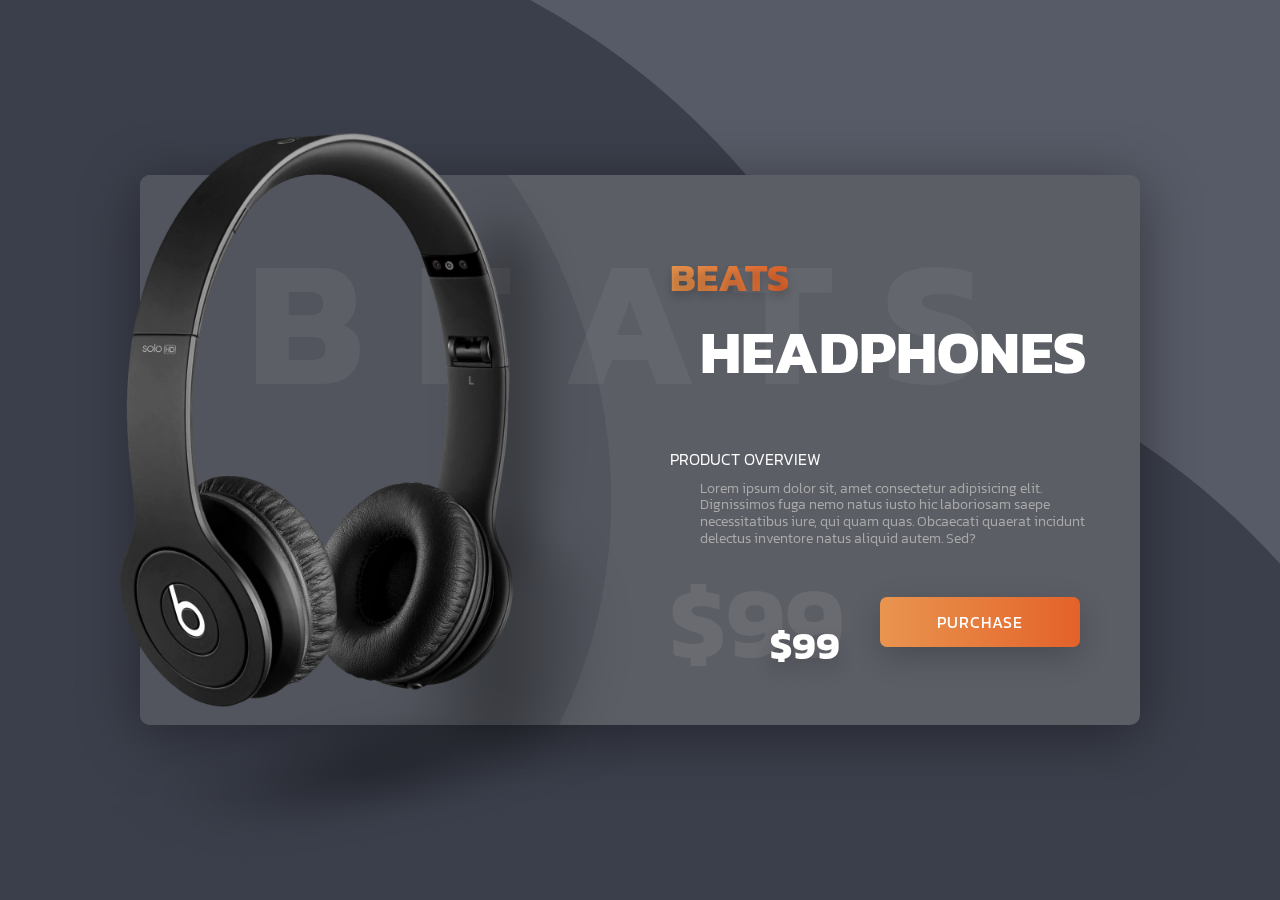
<file: BlogCard/index.html>
<!DOCTYPE html>
<html lang="en">

<head>
    <meta charset="UTF-8">
    <meta name="viewport" content="width=device-width, initial-scale=1.0">
    <link rel="stylesheet" href="style.css">
    <title>Product Card</title>
    <link rel="preconnect" href="https://fonts.googleapis.com">
    <link rel="preconnect" href="https://fonts.gstatic.com" crossorigin>
    <link href="https://fonts.googleapis.com/css2?family=Kanit:wght@300;400;500;600;700&display=swap" rel="stylesheet">
</head>

<body>
    <div class="container">
        <div class="outer-card">
        <div class="bg bg-1"></div>
        <div class="bg bg-2"></div>
        <div class="card">
            <div class="card-bg-wrapper">
                <div class="card-bg"></div>
            </div>
            <h1 class="card-heading">Beats</h1>
            <div class="card-img">
                <img src="images/headphones.png" alt="headphones">
                <div class="shadow-1"></div>
                <div class="shadow-2"></div>
                <div class="shadow-3"></div>
            </div>
            <div class="card-content">
                <h3 class="small-heaading">Beats</h3>
                <h1 class="main-heading">Headphones</h1>
                <h5 class="sub-heading">Product Overview</h5>
                <p>Lorem ipsum dolor sit, amet consectetur adipisicing elit. Dignissimos fuga nemo natus iusto hic
                    laboriosam saepe necessitatibus iure, qui quam quas. Obcaecati quaerat incidunt delectus inventore
                    natus aliquid autem. Sed?</p>
                <div class="price">
                    <h1 class="price-bg">$99</h1>
                    <h3 class="price-main">$99</h3>
                </div>
                <button class="card-btn" type="button">Purchase</button>
            </div>
        </div>
        </div>
    </div>

</body>

</html>
</file>
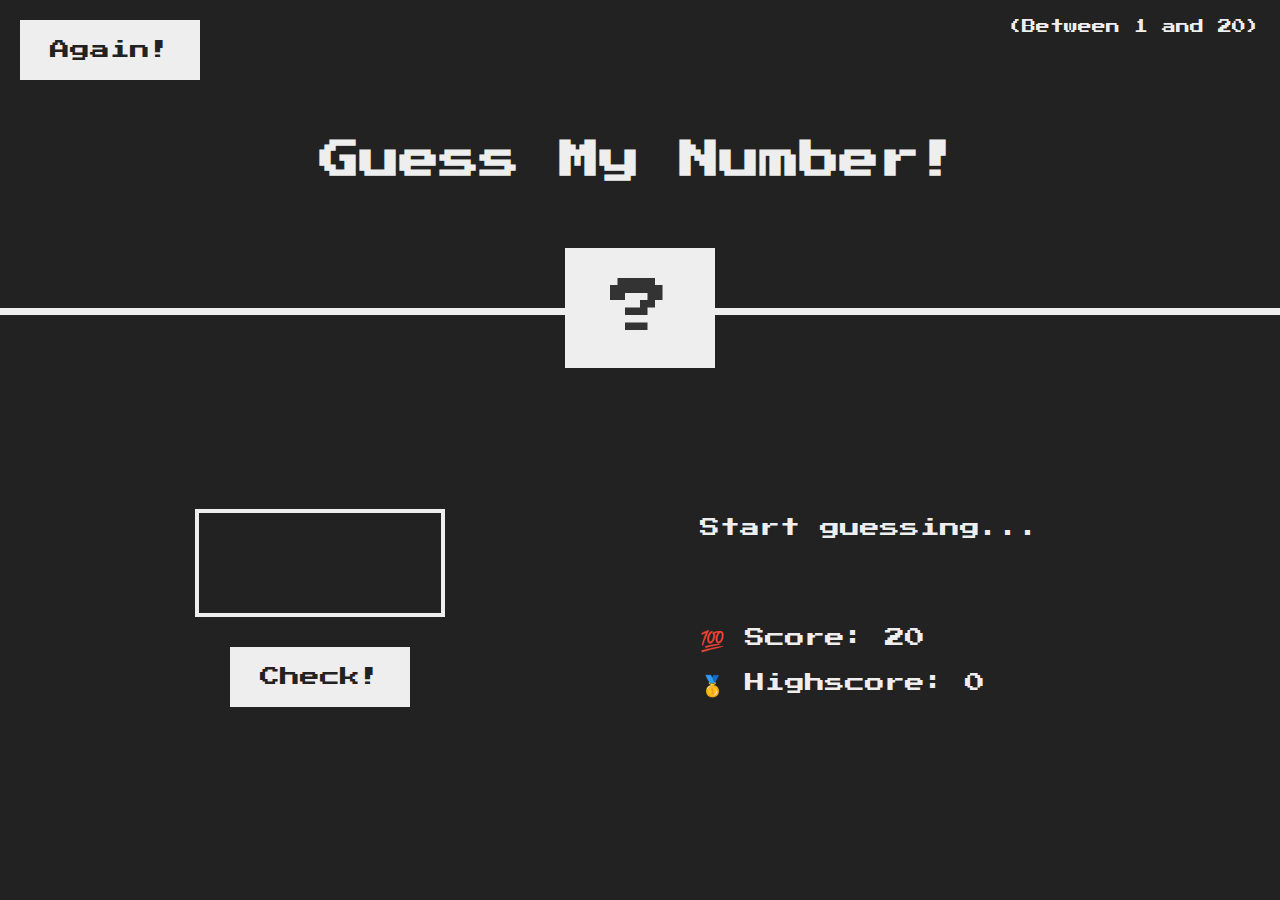
<file: Guess-My-Number/index.html>
<!DOCTYPE html>
<html lang="en">
<head>
  <meta charset="UTF-8">
  <meta name="viewport" content="width=device-width, initial-scale=1.0">
  <meta http-equiv="X-UA-Compatible" content="ie=edge" />
  <link rel="stylesheet" href="style.css" />
  <title>Guess My Number!</title>
</head>
<body>
  <header>
    <h1>Guess My Number!</h1>
    <p class="between">(Between 1 and 20)</p>
    <button class="btn again">Again!</button>
    <div class="number">?</div>
  </header>
  <main>
    <section class="left">
      <input type="number" class="guess"/>
      <button class="btn check">Check!</button>
    </section>
    <section class="right">
      <p class="message">Start guessing...</p>
      <p class="label-score">💯 Score: <span class="score">20</p>
      <p class="label-highscore">
        🥇 Highscore: <span class="highscore">0</span>
      </p>
    </section>
  </main>
  <script src="script.js"></script>
</body>
</html>
</file>
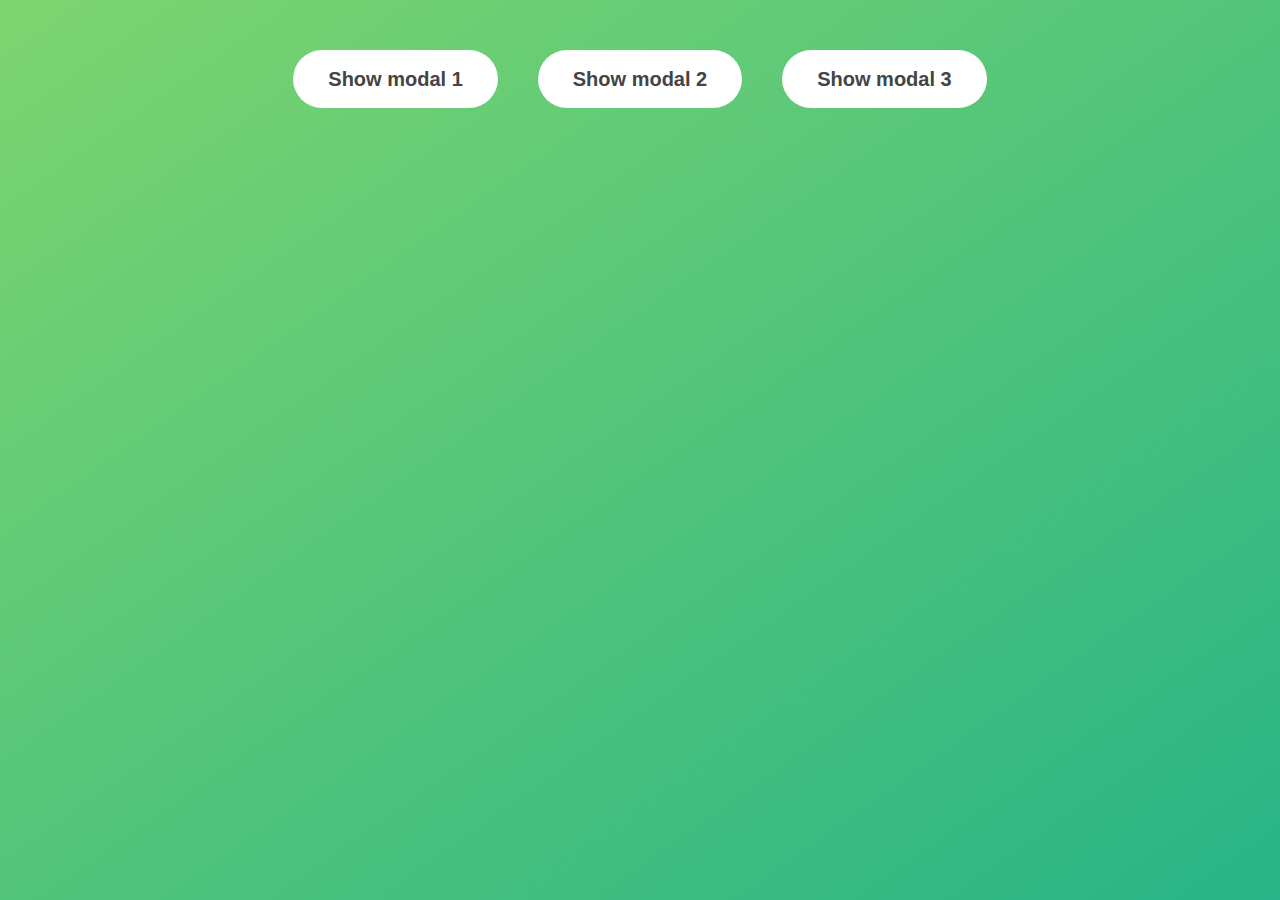
<file: Modal/index.html>
<!DOCTYPE html>
<html lang="en">
  <head>
    <meta charset="UTF-8" />
    <meta name="viewport" content="width=device-width, initial-scale=1.0" />
    <meta http-equiv="X-UA-Compatible" content="ie=edge" />
    <link rel="stylesheet" href="style.css" />
    <title>Modal window</title>
  </head>
  <body>
    <button class="show-modal">Show modal 1</button>
    <button class="show-modal">Show modal 2</button>
    <button class="show-modal">Show modal 3</button>

    <div class="modal hidden">
      <button class="close-modal">&times;</button>
      <h1>I'm a modal window 😍</h1>
      <p>
        Lorem ipsum dolor sit amet, consectetur adipisicing elit, sed do eiusmod
        tempor incididunt ut labore et dolore magna aliqua. Ut enim ad minim
        veniam, quis nostrud exercitation ullamco laboris nisi ut aliquip ex ea
        commodo consequat. Duis aute irure dolor in reprehenderit in voluptate
        velit esse cillum dolore eu fugiat nulla pariatur. Excepteur sint
        occaecat cupidatat non proident, sunt in culpa qui officia deserunt
        mollit anim id est laborum.
      </p>
    </div>
    <div class="overlay hidden"></div>

    <script src="script.js"></script>
  </body>
</html>
</file>
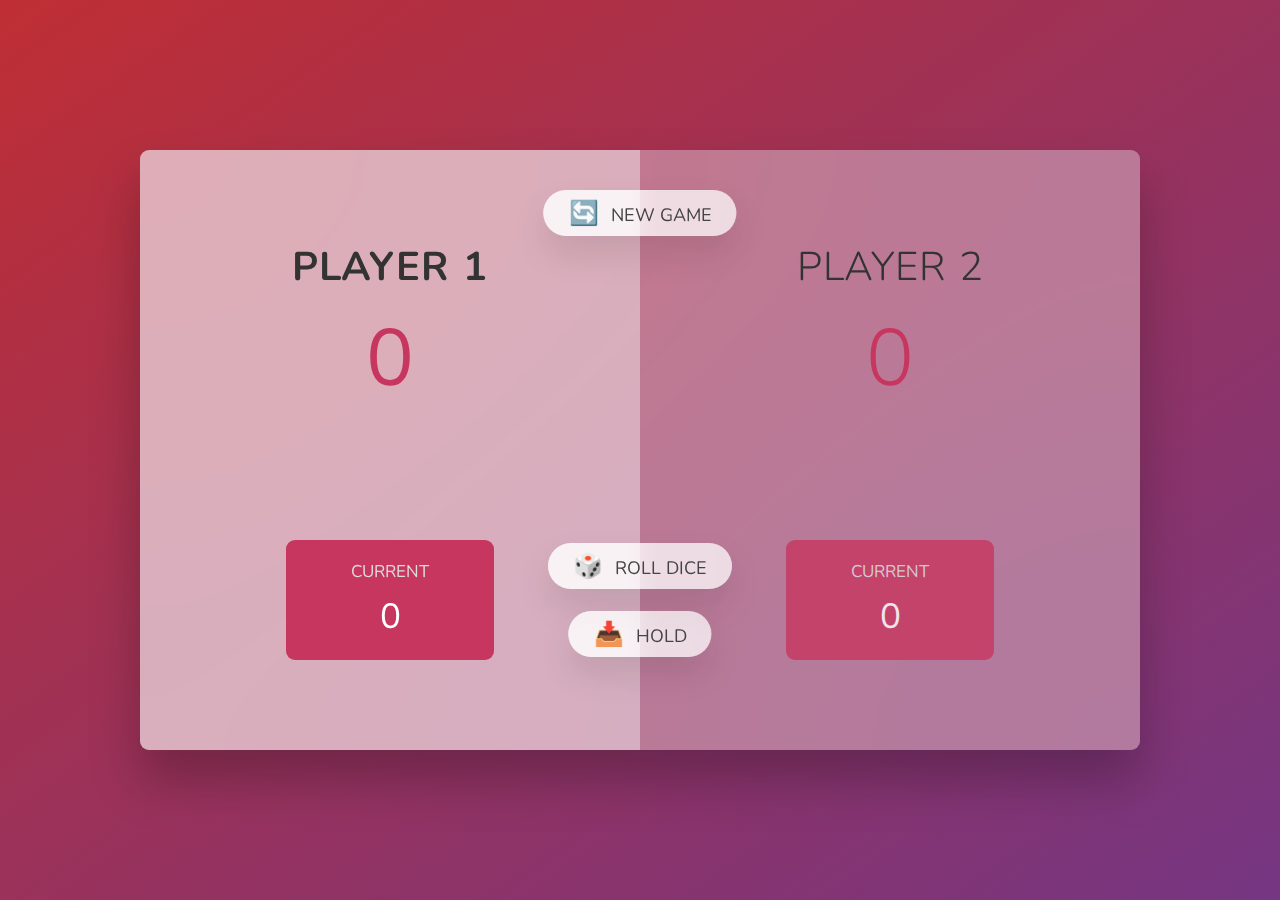
<file: Pig-Game/index.html>
<!DOCTYPE html>
<html lang="en">
  <head>
    <meta charset="UTF-8" />
    <meta name="viewport" content="width=device-width, initial-scale=1.0" />
    <meta http-equiv="X-UA-Compatible" content="ie=edge" />
    <link rel="stylesheet" href="style.css" />
    <title>Pig Game</title>
  </head>
  <body>
    <main>
      <section class="player player--0 player--active">
        <h2 class="name" id="name--0">Player 1</h2>
        <p class="score" id="score--0">43</p>
        <div class="current">
          <p class="current-label">Current</p>
          <p class="current-score" id="current--0">0</p>
        </div>
      </section>
      <section class="player player--1">
        <h2 class="name" id="name--1">Player 2</h2>
        <p class="score" id="score--1">24</p>
        <div class="current">
          <p class="current-label">Current</p>
          <p class="current-score" id="current--1">0</p>
        </div>
      </section>

      <img src="dice-5.png" alt="Playing dice" class="dice" />
      <button class="btn btn--new">🔄 New game</button>
      <button class="btn btn--roll">🎲 Roll dice</button>
      <button class="btn btn--hold">📥 Hold</button>
    </main>
    <script src="script.js"></script>
  </body>
</html>
</file>
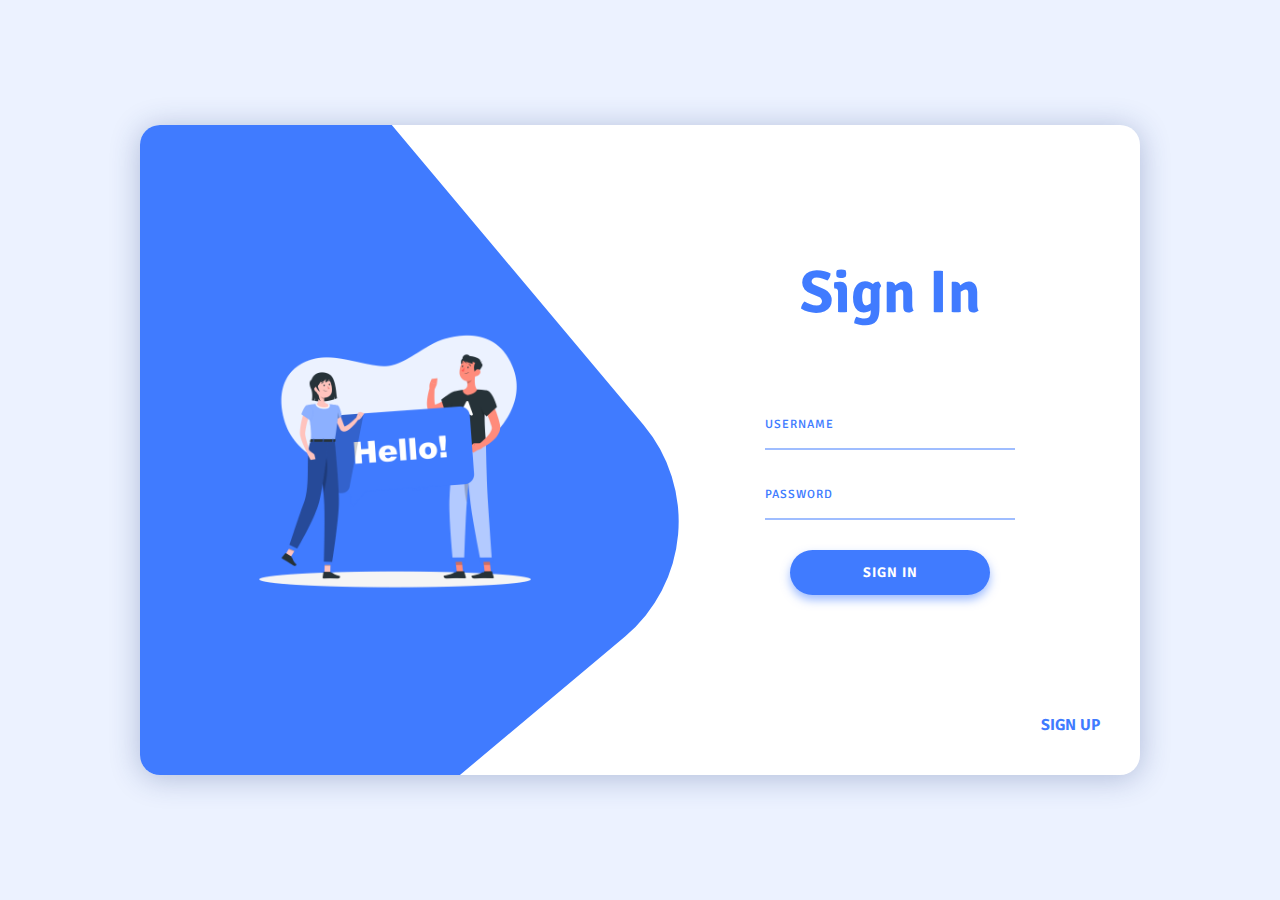
<file: SignIn-SignUpForm/index.html>
<!DOCTYPE html>
<html lang="en">

<head>
    <meta charset="UTF-8">
    <meta name="viewport" content="width=device-width, initial-scale=1.0">
    <title>Sign Up - Sign In Forms</title>
    <link rel="stylesheet" href="style.css">
    <link rel="stylesheet" href="https://cdnjs.cloudflare.com/ajax/libs/font-awesome/6.5.1/css/all.min.css"
        integrity="sha512-DTOQO9RWCH3ppGqcWaEA1BIZOC6xxalwEsw9c2QQeAIftl+Vegovlnee1c9QX4TctnWMn13TZye+giMm8e2LwA=="
        crossorigin="anonymous" referrerpolicy="no-referrer" />
    <link rel="preconnect" href="https://fonts.googleapis.com">
    <link rel="preconnect" href="https://fonts.gstatic.com" crossorigin>
    <link
        href="https://fonts.googleapis.com/css2?family=Josefin+Slab:ital,wght@0,100..700;1,100..700&family=Righteous&family=Signika+Negative:wght@300..700&family=Wix+Madefor+Display&display=swap"
        rel="stylesheet">
</head>

<body>
    <div class="container">
        <div class="form-wrapper">
            <img src="images/img1.png" class="img-left">
            <img src="images/img2.png" class="img-right">
            <div class="form-wrapper-bg"></div>
            <div class="form-wrapper-left">
                <h1>Sign Up</h1>
                <form class="form-signup">
                    <div class="input-group">
                        <input type="text" placeholder="Username">
                        <i class="fa-solid fa-user"></i>
                    </div>
                    <div class="input-group">
                        <input type="email" placeholder="Email">
                        <i class="fa-solid fa-envelope"></i>
                    </div>
                    <div class="input-group">
                        <input type="password" placeholder="Password">
                        <i class="fa-solid fa-lock"></i>
                    </div>
                    <button class="form-btn" type="button">Sign Up</button>
                </form>
                <a href="#" class="signin-link">Sign In</a>
            </div>
            <div class="form-wrapper-right">
                <h1>Sign In</h1>
                <form class="signup">
                    <div class="input-group" >
                        <input type="text" placeholder="Username">
                        <i class="fa-solid fa-user"></i>
                    </div>
                    <div class="input-group" >
                        <input type="password" placeholder="Password">
                        <i class="fa-solid fa-lock"></i>
                    </div>
                    <button class="form-btn" type="button">Sign In</button>
                </form>
                <a href="#" class="signup-link">Sign Up</a>
            </div>
        </div>
    </div>

    <script src="script.js"></script>
</body>

</html>
</file>
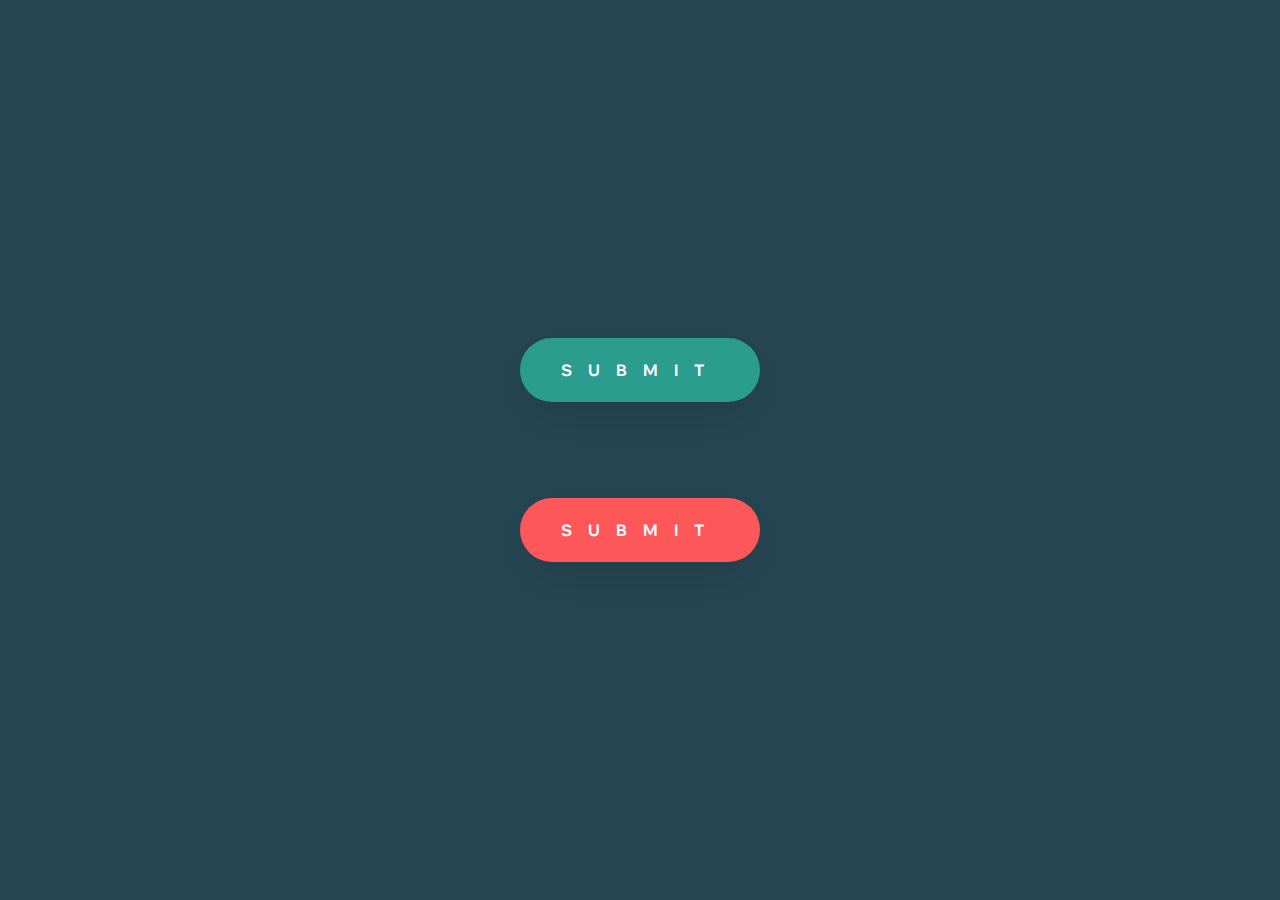
<file: SuccessFailModalBox/index.html>
<!DOCTYPE html>
<html lang="en">

<head>
    <meta charset="UTF-8">
    <meta name="viewport" content="width=device-width, initial-scale=1.0">
    <title>Modal Box</title>
    <link rel="stylesheet" href="style.css">
    <link rel="stylesheet" href="https://cdnjs.cloudflare.com/ajax/libs/font-awesome/6.5.1/css/all.min.css"
        integrity="sha512-DTOQO9RWCH3ppGqcWaEA1BIZOC6xxalwEsw9c2QQeAIftl+Vegovlnee1c9QX4TctnWMn13TZye+giMm8e2LwA=="
        crossorigin="anonymous" referrerpolicy="no-referrer" />
    <link rel="preconnect" href="https://fonts.googleapis.com">
    <link rel="preconnect" href="https://fonts.gstatic.com" crossorigin>
    <link
        href="https://fonts.googleapis.com/css2?family=Josefin+Slab:ital,wght@0,100..700;1,100..700&family=Righteous&family=Wix+Madefor+Display&display=swap"
        rel="stylesheet">
</head>

<body>
    <div class="container">
        <div class="content">
            <div class="success">
                <button type="button" class="btn success-btn">Submit</button>
                <div class="success-modal modal">
                    <div class="modal-icon success-icon">
                        <i class="fa-solid fa-check"></i>
                    </div>
                    <div class="modal-top">
                        <h1>Success</h1>
                    </div>
                    <div class="modal-bottom modal-bottom-success">
                        <button type="button" class="modal-btn">Go Ahead</button>
                    </div>
                </div>
            </div>
            <div class="fail">
                <button type="button" class="btn fail-btn">Submit</button>
                <div class="fail-modal modal">
                    <div class="modal-icon fail-icon">
                        <i class="fa-solid fa-x"></i>
                    </div>
                    <div class="modal-top">
                        <h1>Fail!</h1>
                    </div>
                    <div class="modal-bottom modal-bottom-fail">
                        <button type="button" class="modal-btn">Try Again</button>
                    </div>
                </div>
            </div>
        </div>
    </div>
    <script src="script.js"></script>
</body>

</html>
</file>
<file: BlogCard/style.css>
* {
    margin: 0;
    padding: 0;
    box-sizing: border-box;
    font-family: "Kanit", sans-serif;
}

html {
    font-size: 62.5%;
}

.container {
    width: 100%;
    height: 100vh;
    /*ekranın tamamını kaplamak için kullanılır*/
    background-color: #575b67;
    position: relative;
    overflow: hidden;
}

.bg {
    width: 150rem;
    height: 150rem;
    border-radius: 50%;
    background-color: #3b3f4b;
    position: absolute;
}

.bg-1 {
    left: -45%;
    top: -10%;
}

.bg-2 {
    right: -15%;
    top: 35%;
}

.card {
    width: 100rem;
    height: 55rem;
    background-color: #5c5e66;
    position: absolute;
    top: 50%;
    left: 50%;
    transform: translate(-50%, -50%);
    /* yatay ve dikey yönde ekrana göre ortalamak için kullanılmıştır.*/
    border-radius: 1rem;
    box-shadow: 0 1rem 6rem rgba(0, 0, 0, 0.4);
}

.card-bg-wrapper {
    width: 100%;
    height: 100%;
    position: relative;
    overflow: hidden;
    border-radius: 1rem 0 0 1rem;
}

.card-bg {
    width: 100%;
    height: 200%;
    background-color: #52555d;
    position: absolute;
    left: -55%;
    top: -50%;
    transform: rotateZ(-40deg);
    border-radius: 0 50% 50% 0;
}

.card-heading {
    position: absolute;
    top: 2%;
    left: 50%;
    transform: translateX(-50%);
    font-size: 18rem;
    letter-spacing: 5rem;
    text-transform: uppercase;
    color: #77797d;
    opacity: 0.3;
}

.card-img {
    position: absolute;
    top: -20%;
    left: -13%;
    width: 110%;
    height: 110%;
    transform: scale(0.8);
    /* Resmin boyutunu küçültmek için */
}

.shadow-1 {
    width: 20rem;
    height: 69%;
    position: absolute;
    top: 22%;
    left: 35%;
    background: linear-gradient(to right, transparent, rgba(0, 0, 0, 0.7), transparent);
    border-radius: 0 50% 50% 0;
    filter: blur(3rem);
    opacity: 0.5;
    transform: rotateY(45deg);
}

.shadow-2 {
    width: 25rem;
    height: 25rem;
    position: absolute;
    bottom: -26%;
    left: 32%;
    background: linear-gradient(to right, transparent, rgba(0, 0, 0, 0.7), transparent);
    border-radius: 50%;
    filter: blur(3rem);
    opacity: 0.5;
}

.shadow-3 {
    width: 55rem;
    height: 15rem;
    background: linear-gradient(to right, transparent, rgba(0, 0, 0, 0.4), transparent);
    transform: rotateX(65deg) rotateZ(-30deg) translateX(5rem);
    filter: blur(5rem);
}

.card-content{
    position: absolute;
    top: -7%;
    right: 0;
    width: 52%;
    height: 100%;
    padding: 5rem;
}

.small-heaading{
    margin-top: 6rem;
    font-size: 4rem;
    text-transform: uppercase;
    background: linear-gradient(to right, #e9954f,#e4622a 30%);
    -webkit-background-clip: text; /* WebKit için */
    background-clip: text; /* Standart */
    -webkit-text-fill-color: transparent;
    text-shadow: 0 0.5rem 1rem rgba(0, 0, 0, 0.2);
}

.main-heading{
    font-size: 6rem;
    text-transform: uppercase;
    color: #fff;
    text-shadow: 0 0.5 1rem rgba(0, 0, 0, 0.2);
    margin: 0 0 5rem 3rem;
}

.sub-heading{
    font-size: 1.6rem;
    font-weight: 300;
    text-transform: uppercase;
    color: #fff;
    text-shadow: 0 0.5 1rem rgba(0, 0, 0, 0.2);
}

.card-content p{
    font-size: 1.4rem;
    color: #aaa;
    line-height: 1.2;
    font-weight: 300;
    width: 40rem;
    margin: 1rem 0 6rem 3rem; 
}

.price-bg{
    position: absolute;
    bottom: -1rem;
    font-size: 10rem;
    color: #77797d;
    opacity: 0.5;
}

.price-main{
    position: absolute;
    bottom: 1.2rem;
    left: 15rem;
    font-size: 4rem;
    color: #fff;
    text-shadow: 0 1rem 2rem rgba(0, 0, 0, 0.2);
}

.card-btn{
    position: absolute;
    bottom: 4rem;
    right: 6rem;
    width: 20rem;
    height: 5rem;
    border-radius: 0.7rem;
    border: none;
    background: linear-gradient(to right, #e9954f,#e4622a);
    font-size: 1.6rem;
    text-transform: uppercase;
    color: #fff;
    letter-spacing: 0.1rem;
    box-shadow: 0 1rem 3rem rgba(0, 0, 0, 0.2);
}

.card-btn:active{
    transform: translateY(-0.2rem);
}
</file>
<file: Guess-My-Number/style.css>
@import url('https://fonts.googleapis.com/css?family=Press+Start+2P&display=swap');

*{
  margin: 0;
  padding: 0;
  box-sizing: inherit;
}

html {
  font-size: 62.5%;
  box-sizing: border-box;
}

body{
  font-family: 'Press Start 2P', sans-serif;
  color: #eee;
  background-color: #222;
  /* background-color: #60b347; */
}

/* LAYOUT */

header{
  position: relative;
  height: 35vh;
  border-bottom: 7px solid #eee;
}

main{
  height: 65vh;
  color: #eee;
  display: flex;
  align-items: center;
  justify-content: space-around;
}

.left{
  width: 52rem;
  display: flex;
  flex-direction: column;
  align-items: center;
}

.right {
  width: 52rem;
  font-size: 2rem;
}

/* ELEMENTS STYLE */
h1 {
  font-size: 4rem;
  text-align: center;
  position: absolute;
  width: 100%;
  top: 52%;
  left: 50%;
  transform: translate(-50%, -50%);
}

.number {
  background: #eee;
  color: #333;
  font-size: 6rem;
  width: 15rem;
  padding: 3rem 0rem;
  text-align: center;
  position: absolute;
  bottom: 0;
  left: 50%;
  transform: translate(-50%, 50%);
}

.between {
  font-size: 1.4rem;
  position: absolute;
  top: 2rem;
  right: 2rem;
}

.again {
  position: absolute;
  top: 2rem;
  left: 2rem;
}

.guess {
  background: none;
  border: 4px solid #eee;
  font-family: inherit;
  color: inherit;
  font-size: 5rem;
  padding: 2.5rem;
  width: 25rem;
  text-align: center;
  display: block;
  margin-bottom: 3rem;
}

.btn {
  border: none;
  background-color: #eee;
  color: #222;
  font-size: 2rem;
  font-family: inherit;
  padding: 2rem 3rem;
  cursor: pointer;
}

.btn:hover {
  background-color: #ccc;
}

.message {
  margin-bottom: 8rem;
  height: 3rem;
}

.label-score {
  margin-bottom: 2rem;
}
</file>
<file: Modal/style.css>
* {
  margin: 0;
  padding: 0;
  box-sizing: inherit;
}

html {
  font-size: 62.5%;
  box-sizing: border-box;
}

body {
  font-family: sans-serif;
  color: #333;
  line-height: 1.5;
  height: 100vh;
  position: relative;
  display: flex;
  align-items: flex-start;
  justify-content: center;
  background: linear-gradient(to top left, #28b487, #7dd56f);
}

.show-modal {
  font-size: 2rem;
  font-weight: 600;
  padding: 1.75rem 3.5rem;
  margin: 5rem 2rem;
  border: none;
  background-color: #fff;
  color: #444;
  border-radius: 10rem;
  cursor: pointer;
}

.close-modal {
  position: absolute;
  top: 1.2rem;
  right: 2rem;
  font-size: 5rem;
  color: #333;
  cursor: pointer;
  border: none;
  background: none;
}

h1 {
  font-size: 2.5rem;
  margin-bottom: 2rem;
}

p {
  font-size: 1.8rem;
}

/* -------------------------- */
/* CLASSES TO MAKE MODAL WORK */
.hidden {
  display: none;
}

.modal {
  position: absolute;
  top: 50%;
  left: 50%;
  transform: translate(-50%, -50%);
  width: 70%;

  background-color: white;
  padding: 6rem;
  border-radius: 5px;
  box-shadow: 0 3rem 5rem rgba(0, 0, 0, 0.3);
  z-index: 10;
}

.overlay {
  position: absolute;
  top: 0;
  left: 0;
  width: 100%;
  height: 100%;
  background-color: rgba(0, 0, 0, 0.6);
  backdrop-filter: blur(3px);
  z-index: 5;
}
</file>
<file: Pig-Game/style.css>
@import url('https://fonts.googleapis.com/css2?family=Nunito&display=swap');

* {
  margin: 0;
  padding: 0;
  box-sizing: inherit;
}

html {
  font-size: 62.5%;
  box-sizing: border-box;
}

body {
  font-family: 'Nunito', sans-serif;
  font-weight: 400;
  height: 100vh;
  color: #333;
  background-image: linear-gradient(to top left, #753682 0%, #bf2e34 100%);
  display: flex;
  align-items: center;
  justify-content: center;
}

/* LAYOUT */
main {
  position: relative;
  width: 100rem;
  height: 60rem;
  background-color: rgba(255, 255, 255, 0.35);
  backdrop-filter: blur(200px);
  filter: blur();
  box-shadow: 0 3rem 5rem rgba(0, 0, 0, 0.25);
  border-radius: 9px;
  overflow: hidden;
  display: flex;
}

.player {
  flex: 50%;
  padding: 9rem;
  display: flex;
  flex-direction: column;
  align-items: center;
  transition: all 0.75s;
}

/* ELEMENTS */
.name {
  position: relative;
  font-size: 4rem;
  text-transform: uppercase;
  letter-spacing: 1px;
  word-spacing: 2px;
  font-weight: 300;
  margin-bottom: 1rem;
}

.score {
  font-size: 8rem;
  font-weight: 300;
  color: #c7365f;
  margin-bottom: auto;
}

.player--active {
  background-color: rgba(255, 255, 255, 0.4);
}
.player--active .name {
  font-weight: 700;
}
.player--active .score {
  font-weight: 400;
}

.player--active .current {
  opacity: 1;
}

.current {
  background-color: #c7365f;
  opacity: 0.8;
  border-radius: 9px;
  color: #fff;
  width: 65%;
  padding: 2rem;
  text-align: center;
  transition: all 0.75s;
}

.current-label {
  text-transform: uppercase;
  margin-bottom: 1rem;
  font-size: 1.7rem;
  color: #ddd;
}

.current-score {
  font-size: 3.5rem;
}

/* ABSOLUTE POSITIONED ELEMENTS */
.btn {
  position: absolute;
  left: 50%;
  transform: translateX(-50%);
  color: #444;
  background: none;
  border: none;
  font-family: inherit;
  font-size: 1.8rem;
  text-transform: uppercase;
  cursor: pointer;
  font-weight: 400;
  transition: all 0.2s;

  background-color: white;
  background-color: rgba(255, 255, 255, 0.6);
  backdrop-filter: blur(10px);

  padding: 0.7rem 2.5rem;
  border-radius: 50rem;
  box-shadow: 0 1.75rem 3.5rem rgba(0, 0, 0, 0.1);
}

.btn::first-letter {
  font-size: 2.4rem;
  display: inline-block;
  margin-right: 0.7rem;
}

.btn--new {
  top: 4rem;
}
.btn--roll {
  top: 39.3rem;
}
.btn--hold {
  top: 46.1rem;
}

.btn:active {
  transform: translate(-50%, 3px);
  box-shadow: 0 1rem 2rem rgba(0, 0, 0, 0.15);
}

.btn:focus {
  outline: none;
}

.dice {
  position: absolute;
  left: 50%;
  top: 16.5rem;
  transform: translateX(-50%);
  height: 10rem;
  box-shadow: 0 2rem 5rem rgba(0, 0, 0, 0.2);
}

.player--winner {
  background-color: #2f2f2f;
}

.player--winner .name {
  font-weight: 700;
  color: #c7365f;
}

.hidden{
  display: none;
}
</file>
<file: SignIn-SignUpForm/style.css>
* {
    margin: 0;
    padding: 0;
    box-sizing: border-box;
    text-decoration: none;
    outline: none;
    /* Varsayılan olarak tarayıcılar tarafından eklenen kenarlık (outline) kaldırılıyor. 
    Bu, tıklama veya odaklanma durumlarında öğenin etrafındaki görünür çerçeveyi kaldırır. */
    font-family: "Signika Negative", sans-serif;
}

html{
    font-size: 62.5%;
}

.container{
    width: 100%;
    height: 100vh;
    background-color: #ecf2ff;
    position: relative;
}

.form-wrapper{
    position: absolute;
    top: 50%;
    left: 50%;
    transform: translate(-50%, -50%);
    width: 100rem;
    height: 65rem;
    background-color: #fff;
    display: flex;
    border-radius: 2rem;
    box-shadow: 0 0.3rem 3rem rgba(32,61,127,0.3);
    overflow: hidden;
}

.form-wrapper img{
    width: 35rem;
    position: absolute;
    z-index: 100;
}

.img-left{
    top: 25%;
    left: 8%;
    transition: all 0.5s 1s;
    /*geçiş efekti "tüm" özellikler için 0.5 saniye süreyle, 1 saniye gecikmeyle gerçekleştiriliyor.*/
}

.navigate .img-left{
    opacity: 0;
    visibility: hidden;
    /*-5rem yukarı yönlü bir yatay dönüşle hareket ettiriliyor.*/
    transform: translateY(-5rem);
    transition: all 0.5s;
}

.img-right{
    top: 17%;
    right: 7%;
    transform: translateY(-5rem);
    opacity: 0;
    visibility: hidden;
    transition: all 0.5s;
}

.navigate .img-right{
    opacity: 1;
    visibility: visible;
    transform: translateY(5rem);
    transition: all 0.5s 1s;
}

.form-wrapper-bg{
    position: absolute;
    width: 100rem;
    height: 100rem;
    background-color: #407bff;
    border-radius: 15rem;
    left: -40%;
    top: -90%;
    transform-origin: right bottom;
    transform: rotateZ(-40deg);
    transition: transform 1.5s;/* arkaplan hareketi*/
}

/* Bu öğe, 130 derece saat yönünde döndürülüyor ve sonra 15 rem sağa ve 15 rem aşağıya hareket ettiriliyor */
.navigate .form-wrapper-bg{
    transform: rotateZ(130deg) translate(15rem, 15rem);
}

.form-wrapper-left,
.form-wrapper-right{
    width: 50%;
    height: 100%;
    display: flex;
    flex-direction: column;
    justify-content: center;
    align-items: center;
    text-align: center;
}

.form-wrapper-left{
    opacity: 0;
    visibility: hidden;
    transition: all 0.5s;
}

.navigate .form-wrapper-left{
    opacity: 1;
    visibility: visible;
    transition: all 0.5s 1s;
}

.form-wrapper-right{
    transition: all 0.5s 1s;
}

.navigate .form-wrapper-right{
    opacity: 0;
    visibility: hidden;
    transition: all 0.5s;
}

.form-wrapper h1{
    font-size: 6rem;
    color: #407bff;
    margin: -5rem 0 6rem 0;
}

.input-group{
    position: relative;
}

.input-group input{
    width: 25rem;
    height: 5rem;
    margin: 1rem 0;
    border: none;
    border-bottom: 0.2rem solid rgba(64,123,255,0.5);
    color: #407bff;
    font-size: 1.4rem;
    padding-right: 2rem;
    background-color: transparent;
}

.input-group input::placeholder{
    color: #407bff;
    letter-spacing: 0.1rem;
    font-size: 1.2rem;
    font-weight: 500;
    text-transform: uppercase;
}

.input-group input:focus{
    border-color: #407bff;
}

.input-group i{
    position: absolute;
    top: 50%;
    right: 0.5rem;
    transform: translateY(-50%);
    font-size: 1.3rem;
    color: #407bff;
}

.form-btn{
    width: 20rem;
    height: 4.5rem;
    margin-top: 2rem;
    border: none;
    border-radius: 5rem;
    background-color: #407bff;
    color: #fff;
    text-transform: uppercase;
    font-size: 1.4rem;
    font-weight: bold;
    letter-spacing: 0.1rem;
    box-shadow: 0 0.5rem 1rem rgba(64,123,255,0.5);
    cursor: pointer;
}

.form-btn:active{
    transform: translateY(0.2rem);
}

.form-wrapper a{
    position: absolute;
    bottom: 4rem;
    font-size: 1.6rem;
    text-transform: uppercase;
    font-size: 1.6rem;
    font-weight: bold;
    color: #407bff;
}
.signup-link{
    right: 4rem;
}

.signin-link{
    left: 4rem;
}
</file>
<file: SuccessFailModalBox/style.css>
* {
    margin: 0;
    padding: 0;
    box-sizing: border-box;
    font-family: "Wix Madefor Display", sans-serif;
}

/* html{
    font-size: 62.5%;
} */

.container {
    width: 100%;
    height: 100vh;
    background-color: #264653;
    display: flex;
    justify-content: center;
    align-items: center;
    position: relative;
}

.btn {
    margin: 3rem;
    width: 15rem;
    height: 4rem;
    border-radius: 3rem;
    border-style: none;
    box-shadow: 0 1rem 3rem rgba(0, 0, 0, 0.1);
    font-size: 1rem;
    font-weight: bold;
    text-transform: uppercase;
    letter-spacing: 1rem;
    color: #fff;
    cursor: pointer;
}

.success-btn {
    background-color: #2a9d8f;
}

.fail-btn {
    background-color: #fd575a;
}

/*Tıklanınca buton hareket eder*/
.btn:active {
    transform: translateY(0.2rem);
}

.modal {
    width: 25rem;
    height: 30rem;
    background-color: #eee;
    position: absolute;
    top: 50%;
    left: 50%;
    transform: translate(-50%, -50%) scale(0);
    display: flex;
    flex-direction: column;
    align-items: center;
    border-radius: 1rem;
    box-shadow: 0 1rem 3rem rgba(0, 0, 0, 0.1);
    opacity: 0;
    visibility: hidden;
}

.open.modal {
    transform: translate(-50%, -50%) scale(1);
    opacity: 1;
    visibility: visible;
    transition: all 0.5s;
}

.modal-icon {
    width: 6rem;
    height: 6rem;
    position: absolute;
    top: -3rem;
    border-radius: 50%;
    display: flex;
    justify-content: center;
    align-items: center;
}

.modal-icon i {
    font-size: 2.5rem;
    color: #fff;
}

.success-icon {
    background-color: #2a9d8f;
    box-shadow: 0 0.5rem 2rem rgba(42, 157, 143, 0.3);

}

.fail-icon {
    background-color: #fd575a;
    box-shadow: 0 0.5rem 2rem rgba(249, 65, 68, 0.3);

}


.modal-top {
    width: 100%;
    height: 20rem;
    display: flex;
    justify-content: center;
    align-items: center;
}

.modal-top h1 {
    font-size: 2.5rem;
    color: #264653;
}

.modal-bottom {
    width: 100%;
    height: 10rem;
    display: flex;
    justify-content: center;
    align-items: center;
    border-radius: 0 0 1rem 1rem;
}

.modal-bottom-fail {
    background-color: #fd575a;
}

.modal-bottom-success {
    background-color: #2a9d8f;
}

.modal-btn {
    width: 10rem;
    height: 3rem;
    border-radius: 2rem;
    border: 2rem;
    border: none;
    background-color: #fff;
    text-transform: uppercase;
    font-weight: bold;
    box-shadow: 0 1rem 2rem rgba(0, 0, 0, 0.1);
    cursor: pointer;
}

.modal-bottom-fail .modal-btn {
    color: #fd575a;
}

.modal-bottom-success .modal-btn {
    color: #2a9d8f;
}

.modal-btn:active {
    transform: translateY(0.2rem);
}
</file>
